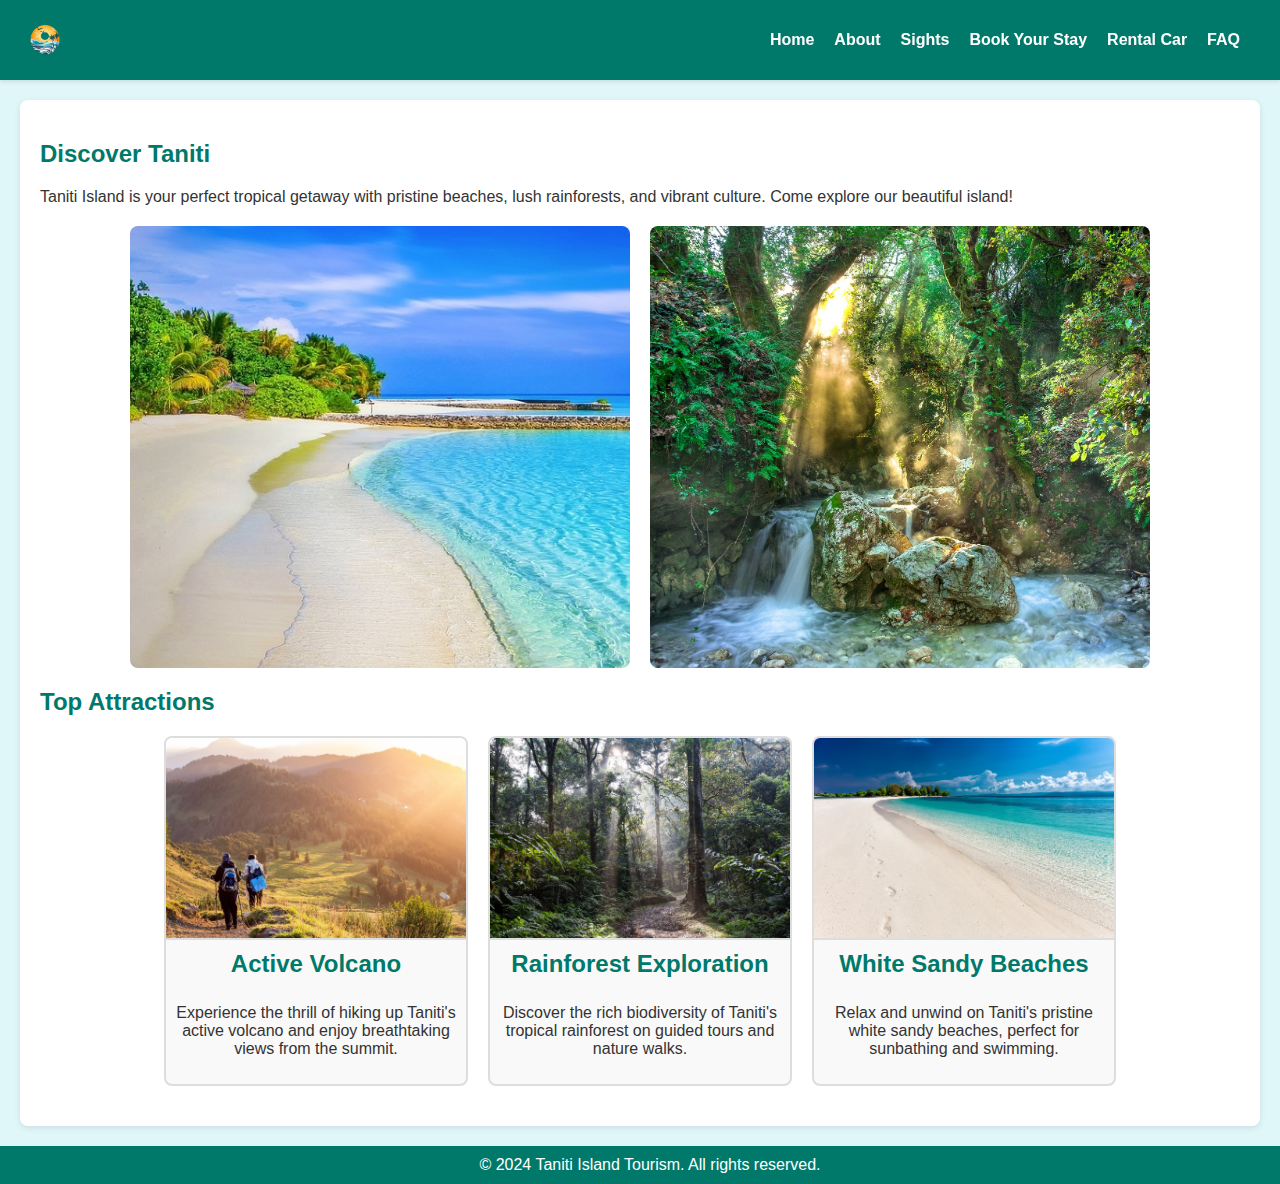
<file: index.html>
<!DOCTYPE html>
<html lang="en">
<head>
    <meta charset="UTF-8">
    <meta name="viewport" content="width=device-width, initial-scale=1.0">
    <title>Welcome to Taniti Island</title>
    <link rel="stylesheet" href="styles.css">
</head>
<body>
    <header>
        <img src="images/logo.png" alt="Logo" class="logo">
        <h1>Welcome to Taniti Island</h1>
        <div class="hamburger" onclick="toggleMenu()">
            &#9776; <!-- Hamburger Icon -->
        </div>
        <nav>
            <ul id="navLinks">
                <li><a href="index.html">Home</a></li>
                <li><a href="about.html">About</a></li>
                <li><a href="sights.html">Sights</a></li>
                <li><a href="bookstay.html">Book Your Stay</a></li>
                <li><a href="rentalcar.html">Rental Car</a></li>
                <li><a href="faq.html">FAQ</a></li>
            </ul>
        </nav>
    </header>
    <main>
        <section>
            <h2>Discover Taniti</h2>
            <p>Taniti Island is your perfect tropical getaway with pristine beaches, lush rainforests, and vibrant culture. Come explore our beautiful island!</p>
            <div class="intro-images">
                <img src="images/taniti-beach.jpg" alt="Beautiful Beach on Taniti" class="intro-image">
                <img src="images/taniti-rainforest.jpg" alt="Lush Rainforest on Taniti" class="intro-image">
            </div>
        </section>
        <section>
            <h2>Top Attractions</h2>
            <div class="attractions-gallery">
                <div class="attraction-box">
                    <img src="images/volcano.jpg" alt="Active Volcano" class="attraction-image">
                    <h3>Active Volcano</h3>
                    <p>Experience the thrill of hiking up Taniti's active volcano and enjoy breathtaking views from the summit.</p>
                </div>
                <div class="attraction-box">
                    <img src="images/rainforest.jpg" alt="Rainforest Exploration" class="attraction-image">
                    <h3>Rainforest Exploration</h3>
                    <p>Discover the rich biodiversity of Taniti's tropical rainforest on guided tours and nature walks.</p>
                </div>
                <div class="attraction-box">
                    <img src="images/sandy-beaches.jpg" alt="White Sandy Beaches" class="attraction-image">
                    <h3>White Sandy Beaches</h3>
                    <p>Relax and unwind on Taniti's pristine white sandy beaches, perfect for sunbathing and swimming.</p>
                </div>
            </div>
        </section>
    </main>
    <footer>
        <p>&copy; 2024 Taniti Island Tourism. All rights reserved.</p>
    </footer>

    <script>
        function toggleMenu() {
            var navLinks = document.getElementById("navLinks");
            navLinks.classList.toggle("show");
        }
    </script>
</body>
</html>
</file>
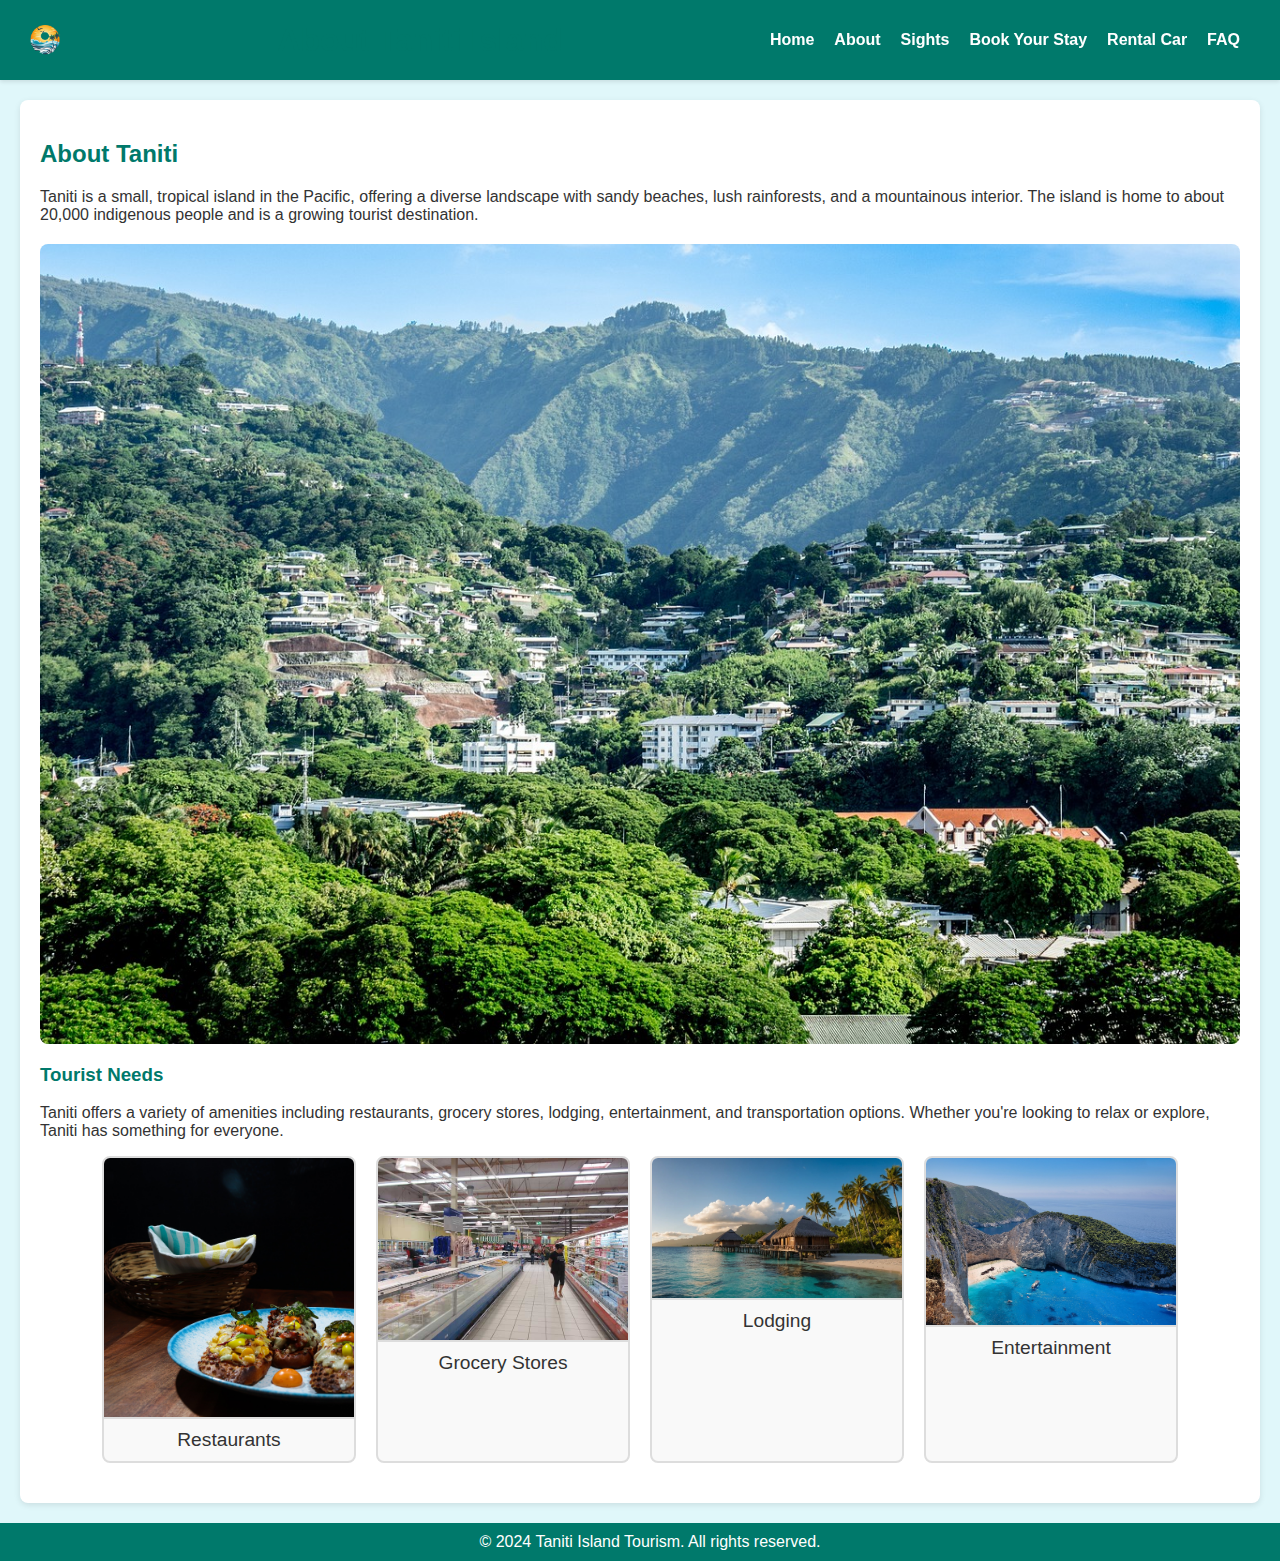
<file: about.html>
<!DOCTYPE html>
<html lang="en">
<head>
    <meta charset="UTF-8">
    <meta name="viewport" content="width=device-width, initial-scale=1.0">
    <title>About Taniti Island</title>
    <link rel="stylesheet" href="styles.css">
</head>
<body>
    <header>
        <img src="images/logo.png" alt="Logo" class="logo">
        <h1>About Taniti Island</h1>
        <div class="hamburger" onclick="toggleMenu()">
            &#9776; <!-- Hamburger Icon -->
        </div>
        <nav>
            <ul id="navLinks">
                <li><a href="index.html">Home</a></li>
                <li><a href="about.html">About</a></li>
                <li><a href="sights.html">Sights</a></li>
                <li><a href="bookstay.html">Book Your Stay</a></li>
                <li><a href="rentalcar.html">Rental Car</a></li>
                <li><a href="faq.html">FAQ</a></li>
            </ul>
        </nav>
    </header>
    <main>
        <section>
            <h2>About Taniti</h2>
            <p>Taniti is a small, tropical island in the Pacific, offering a diverse landscape with sandy beaches, lush rainforests, and a mountainous interior. The island is home to about 20,000 indigenous people and is a growing tourist destination.</p>
            <img src="images/taniti-overview.jpg" alt="Overview of Taniti Island" class="about-image">
        </section>
        <section>
            <h3>Tourist Needs</h3>
            <p>Taniti offers a variety of amenities including restaurants, grocery stores, lodging, entertainment, and transportation options. Whether you're looking to relax or explore, Taniti has something for everyone.</p>
            <div class="amenities-gallery">
                <div class="amenity-box">
                    <img src="images/restaurants.jpg" alt="Restaurants on Taniti" class="amenity-image">
                    <p>Restaurants</p>
                </div>
                <div class="amenity-box">
                    <img src="images/grocery-stores.jpg" alt="Grocery Stores on Taniti" class="amenity-image">
                    <p>Grocery Stores</p>
                </div>
                <div class="amenity-box">
                    <img src="images/lodging.jpg" alt="Lodging on Taniti" class="amenity-image">
                    <p>Lodging</p>
                </div>
                <div class="amenity-box">
                    <img src="images/entertainment.jpg" alt="Entertainment on Taniti" class="amenity-image">
                    <p>Entertainment</p>
                </div>
            </div>
        </section>
    </main>
    <footer>
        <p>&copy; 2024 Taniti Island Tourism. All rights reserved.</p>
    </footer>

    <script>
        function toggleMenu() {
            var navLinks = document.getElementById("navLinks");
            navLinks.classList.toggle("show");
        }
    </script>
</body>
</html>
</file>
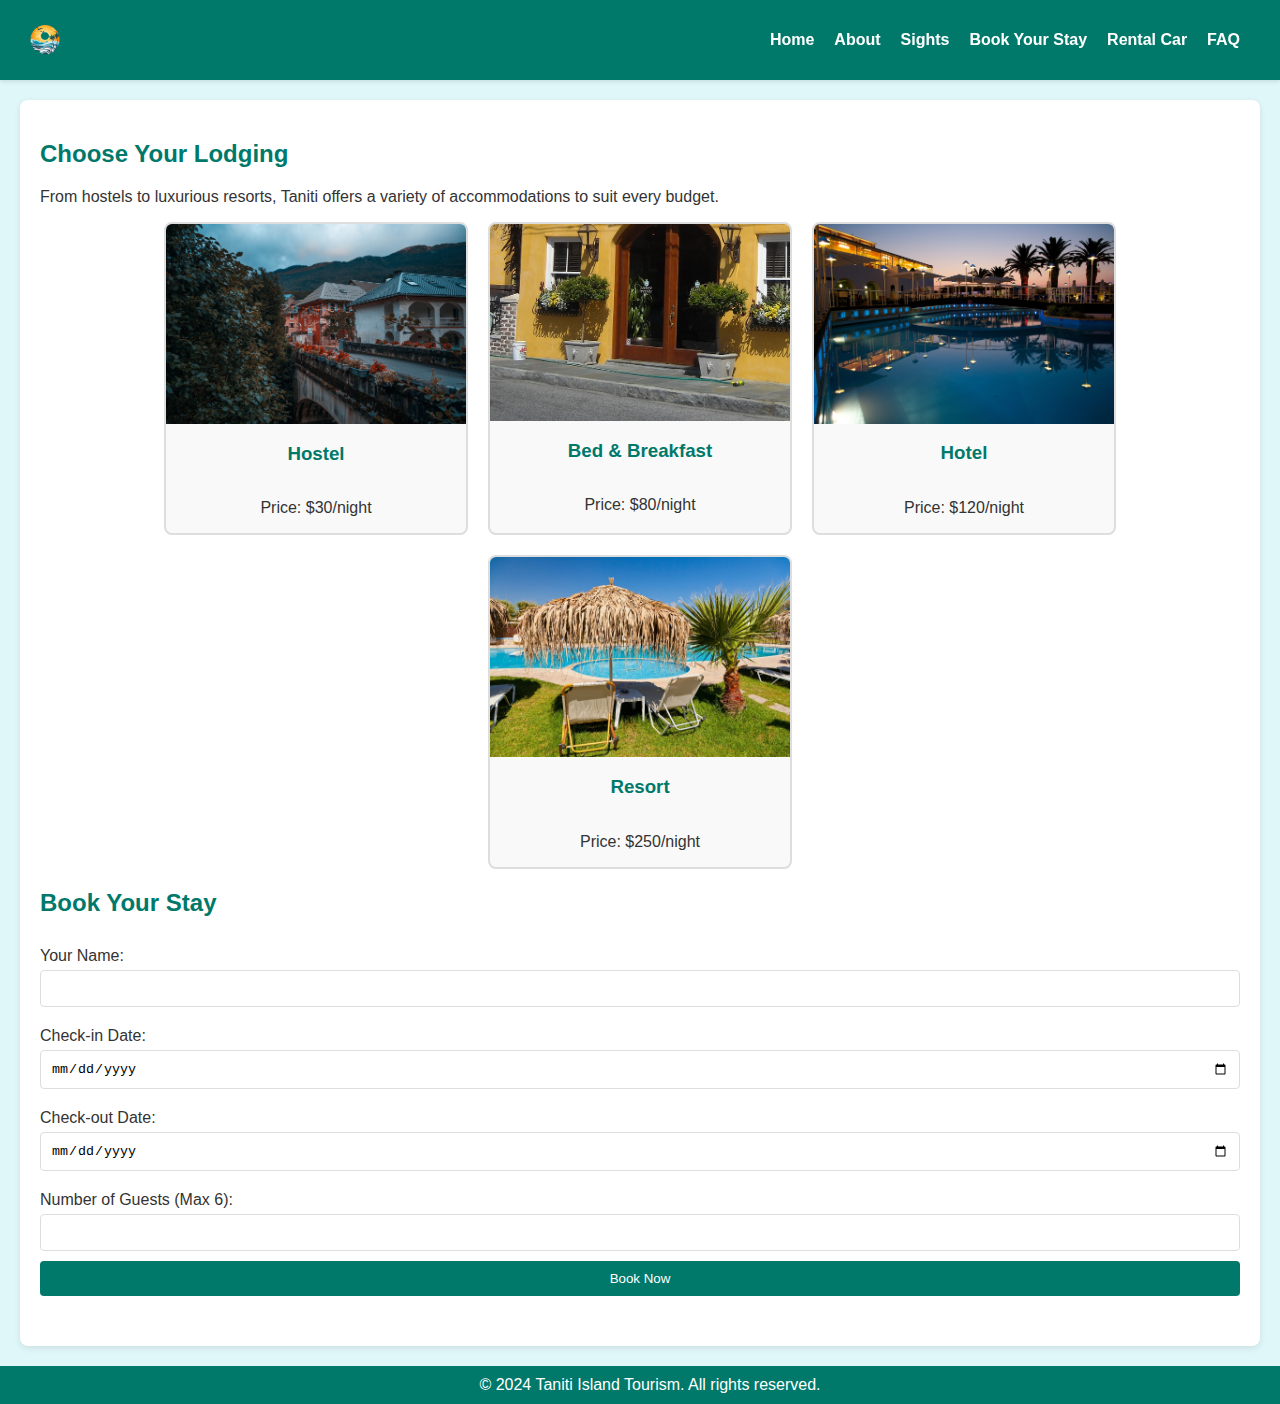
<file: bookstay.html>
<!DOCTYPE html>
<html lang="en">
<head>
    <meta charset="UTF-8">
    <meta name="viewport" content="width=device-width, initial-scale=1.0">
    <title>Book Your Stay - Taniti Island</title>
    <link rel="stylesheet" href="styles.css">
</head>
<body>
    <header>
        <img src="images/logo.png" alt="Logo" class="logo">
        <h1>Book Your Stay on Taniti Island</h1>
        <div class="hamburger" onclick="toggleMenu()">
            &#9776; <!-- Hamburger Icon -->
        </div>
        <nav>
            <ul id="navLinks">
                <li><a href="index.html">Home</a></li>
                <li><a href="about.html">About</a></li>
                <li><a href="sights.html">Sights</a></li>
                <li><a href="bookstay.html">Book Your Stay</a></li>
                <li><a href="rentalcar.html">Rental Car</a></li>
                <li><a href="faq.html">FAQ</a></li>
            </ul>
        </nav>
    </header>
    <main>
        <section>
            <h2>Choose Your Lodging</h2>
            <p>From hostels to luxurious resorts, Taniti offers a variety of accommodations to suit every budget.</p>
            <form id="stayForm">
                <input type="hidden" id="accommodation-type" name="accommodation-type">
                <input type="hidden" id="daily-rate" name="daily-rate">
                <div class="accommodation-gallery">
                    <div class="accommodation-box" onclick="selectAccommodation('Hostel', 30)">
                        <img src="accomodations/images/hostel.jpg" alt="Hostel" class="accommodation-image">
                        <h3>Hostel</h3>
                        <p>Price: $30/night</p>
                    </div>
                    <div class="accommodation-box" onclick="selectAccommodation('Bed & Breakfast', 80)">
                        <img src="accomodations/images/bnb.jpg" alt="Bed & Breakfast" class="accommodation-image">
                        <h3>Bed & Breakfast</h3>
                        <p>Price: $80/night</p>
                    </div>
                    <div class="accommodation-box" onclick="selectAccommodation('Hotel', 120)">
                        <img src="accomodations/images/hotel.jpg" alt="Hotel" class="accommodation-image">
                        <h3>Hotel</h3>
                        <p>Price: $120/night</p>
                    </div>
                    <div class="accommodation-box" onclick="selectAccommodation('Resort', 250)">
                        <img src="accomodations/images/resort.jpg" alt="Resort" class="accommodation-image">
                        <h3>Resort</h3>
                        <p>Price: $250/night</p>
                    </div>
                </div>
                <h2>Book Your Stay</h2>
                <label for="name">Your Name:</label>
                <input type="text" id="name" name="name" required>
                <label for="checkin-date">Check-in Date:</label>
                <input type="date" id="checkin-date" name="checkin-date" required>
                <label for="checkout-date">Check-out Date:</label>
                <input type="date" id="checkout-date" name="checkout-date" required>
                <label for="guests">Number of Guests (Max 6):</label>
                <input type="number" id="guests" name="guests" min="1" max="6" required>
                <input type="submit" value="Book Now">
            </form>
            <div id="stay-confirmation" style="display: none;">
                <h2>Booking Confirmed!</h2>
                <p id="confirmation-details"></p>
            </div>
        </section>
    </main>
    <footer>
        <p>&copy; 2024 Taniti Island Tourism. All rights reserved.</p>
    </footer>

    <script>
        function selectAccommodation(accommodationType, dailyRate) {
            document.getElementById('accommodation-type').value = accommodationType;
            document.getElementById('daily-rate').value = dailyRate;
            alert(`You selected: ${accommodationType} at $${dailyRate} per night`);
        }

        function setMinDate() {
            const today = new Date().toISOString().split('T')[0];
            document.getElementById('checkin-date').setAttribute('min', today);
        }

        function toggleMenu() {
            var navLinks = document.getElementById("navLinks");
            navLinks.classList.toggle("show");
        }

        document.getElementById('stayForm').addEventListener('submit', function(event) {
            event.preventDefault();

            const name = document.getElementById('name').value;
            const accommodationType = document.getElementById('accommodation-type').value;
            const checkinDate = document.getElementById('checkin-date').value;
            const checkoutDate = document.getElementById('checkout-date').value;
            const guests = document.getElementById('guests').value;
            const dailyRate = parseFloat(document.getElementById('daily-rate').value);

            if (!accommodationType) {
                alert('Please select an accommodation type before booking.');
                return;
            }

            // Check if check-out date is after check-in date
            if (new Date(checkoutDate) <= new Date(checkinDate)) {
                alert('Check-out date must be after the check-in date.');
                return;
            }

            // Calculate number of nights and total amount
            const checkin = new Date(checkinDate);
            const checkout = new Date(checkoutDate);
            const numberOfNights = (checkout - checkin) / (1000 * 60 * 60 * 24);
            const totalAmount = numberOfNights * dailyRate;

            const confirmationDiv = document.getElementById('stay-confirmation');
            const confirmationDetails = document.getElementById('confirmation-details');

            confirmationDetails.innerHTML = `Thank you, ${name}! You have successfully booked a stay in a ${accommodationType} from ${checkinDate} to ${checkoutDate} for ${guests} guests. <br> Nightly Rate: $${dailyRate} <br> Total Amount before taxes and fees: $${totalAmount.toFixed(2)}`;

            confirmationDiv.style.display = 'block';
        });

        // Set minimum date on page load
        window.onload = setMinDate;
    </script>
</body>
</html>
</file>
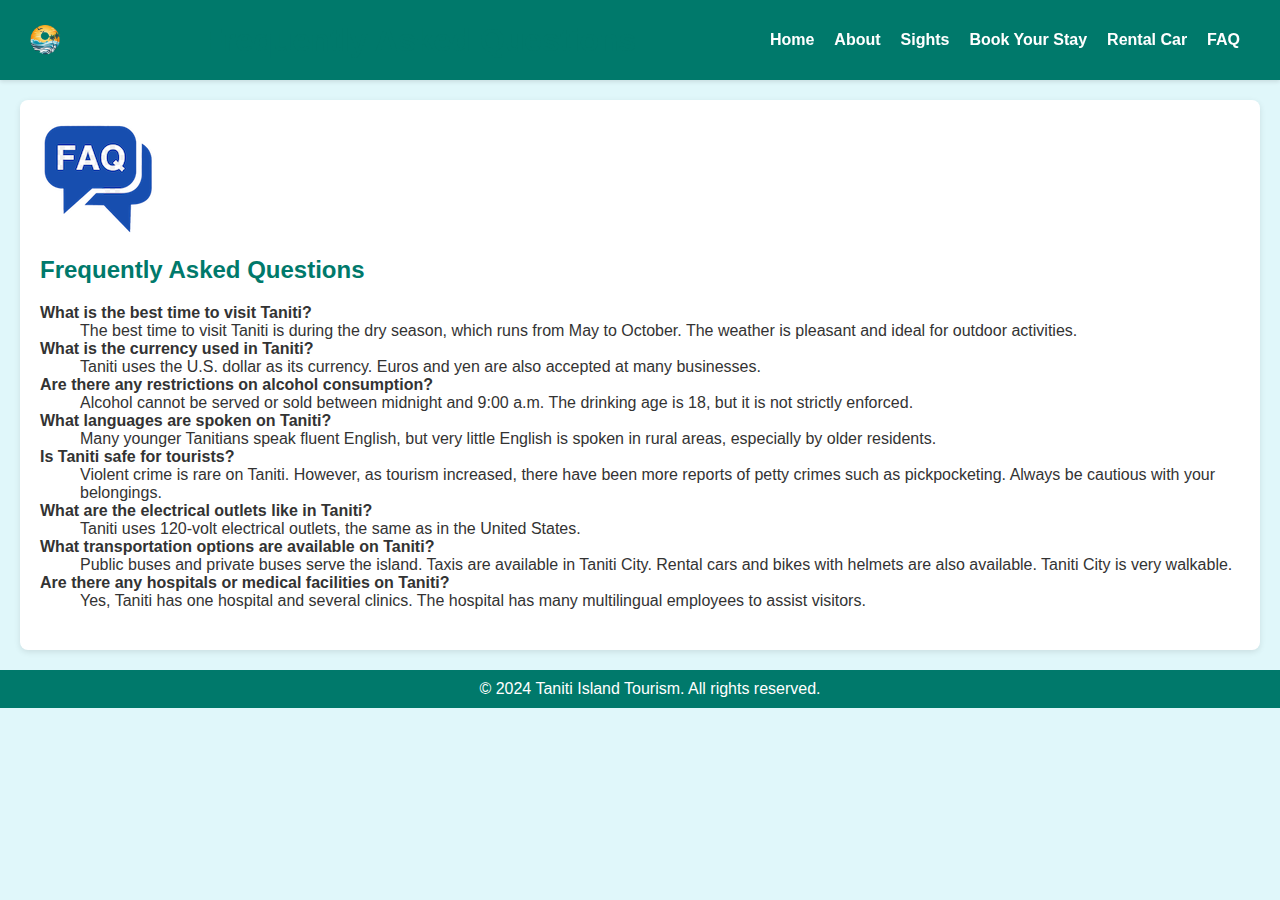
<file: faq.html>
<!DOCTYPE html>
<html lang="en">
<head>
    <meta charset="UTF-8">
    <meta name="viewport" content="width=device-width, initial-scale=1.0">
    <title>FAQ - Taniti Island</title>
    <link rel="stylesheet" href="styles.css">
</head>
<body>
    <header>
        <img src="images/logo.png" alt="Logo" class="logo">
        <h1>Frequently Asked Questions</h1>
        <div class="hamburger" onclick="toggleMenu()">
            &#9776; <!-- Hamburger Icon -->
        </div>
        <nav>
            <ul id="navLinks">
                <li><a href="index.html">Home</a></li>
                <li><a href="about.html">About</a></li>
                <li><a href="sights.html">Sights</a></li>
                <li><a href="bookstay.html">Book Your Stay</a></li>
                <li><a href="rentalcar.html">Rental Car</a></li>
                <li><a href="faq.html">FAQ</a></li>
            </ul>
        </nav>
    </header>
    <main>
        <section>
            <img src="images/faq.png" alt="FAQ" class="featured-image">
            <h2>Frequently Asked Questions</h2>
            <dl>
                <dt><strong>What is the best time to visit Taniti?</strong></dt>
                <dd>The best time to visit Taniti is during the dry season, which runs from May to October. The weather is pleasant and ideal for outdoor activities.</dd>
                
                <dt><strong>What is the currency used in Taniti?</strong></dt>
                <dd>Taniti uses the U.S. dollar as its currency. Euros and yen are also accepted at many businesses.</dd>
                
                <dt><strong>Are there any restrictions on alcohol consumption?</strong></dt>
                <dd>Alcohol cannot be served or sold between midnight and 9:00 a.m. The drinking age is 18, but it is not strictly enforced.</dd>
                
                <dt><strong>What languages are spoken on Taniti?</strong></dt>
                <dd>Many younger Tanitians speak fluent English, but very little English is spoken in rural areas, especially by older residents.</dd>
                
                <dt><strong>Is Taniti safe for tourists?</strong></dt>
                <dd>Violent crime is rare on Taniti. However, as tourism increased, there have been more reports of petty crimes such as pickpocketing. Always be cautious with your belongings.</dd>
                
                <dt><strong>What are the electrical outlets like in Taniti?</strong></dt>
                <dd>Taniti uses 120-volt electrical outlets, the same as in the United States.</dd>
                
                <dt><strong>What transportation options are available on Taniti?</strong></dt>
                <dd>Public buses and private buses serve the island. Taxis are available in Taniti City. Rental cars and bikes with helmets are also available. Taniti City is very walkable.</dd>
                
                <dt><strong>Are there any hospitals or medical facilities on Taniti?</strong></dt>
                <dd>Yes, Taniti has one hospital and several clinics. The hospital has many multilingual employees to assist visitors.</dd>
            </dl>
        </section>
    </main>
    <footer>
        <p>&copy; 2024 Taniti Island Tourism. All rights reserved.</p>
    </footer>

    <script>
        function toggleMenu() {
            var navLinks = document.getElementById("navLinks");
            navLinks.classList.toggle("show");
        }
    </script>
</body>
</html>
</file>
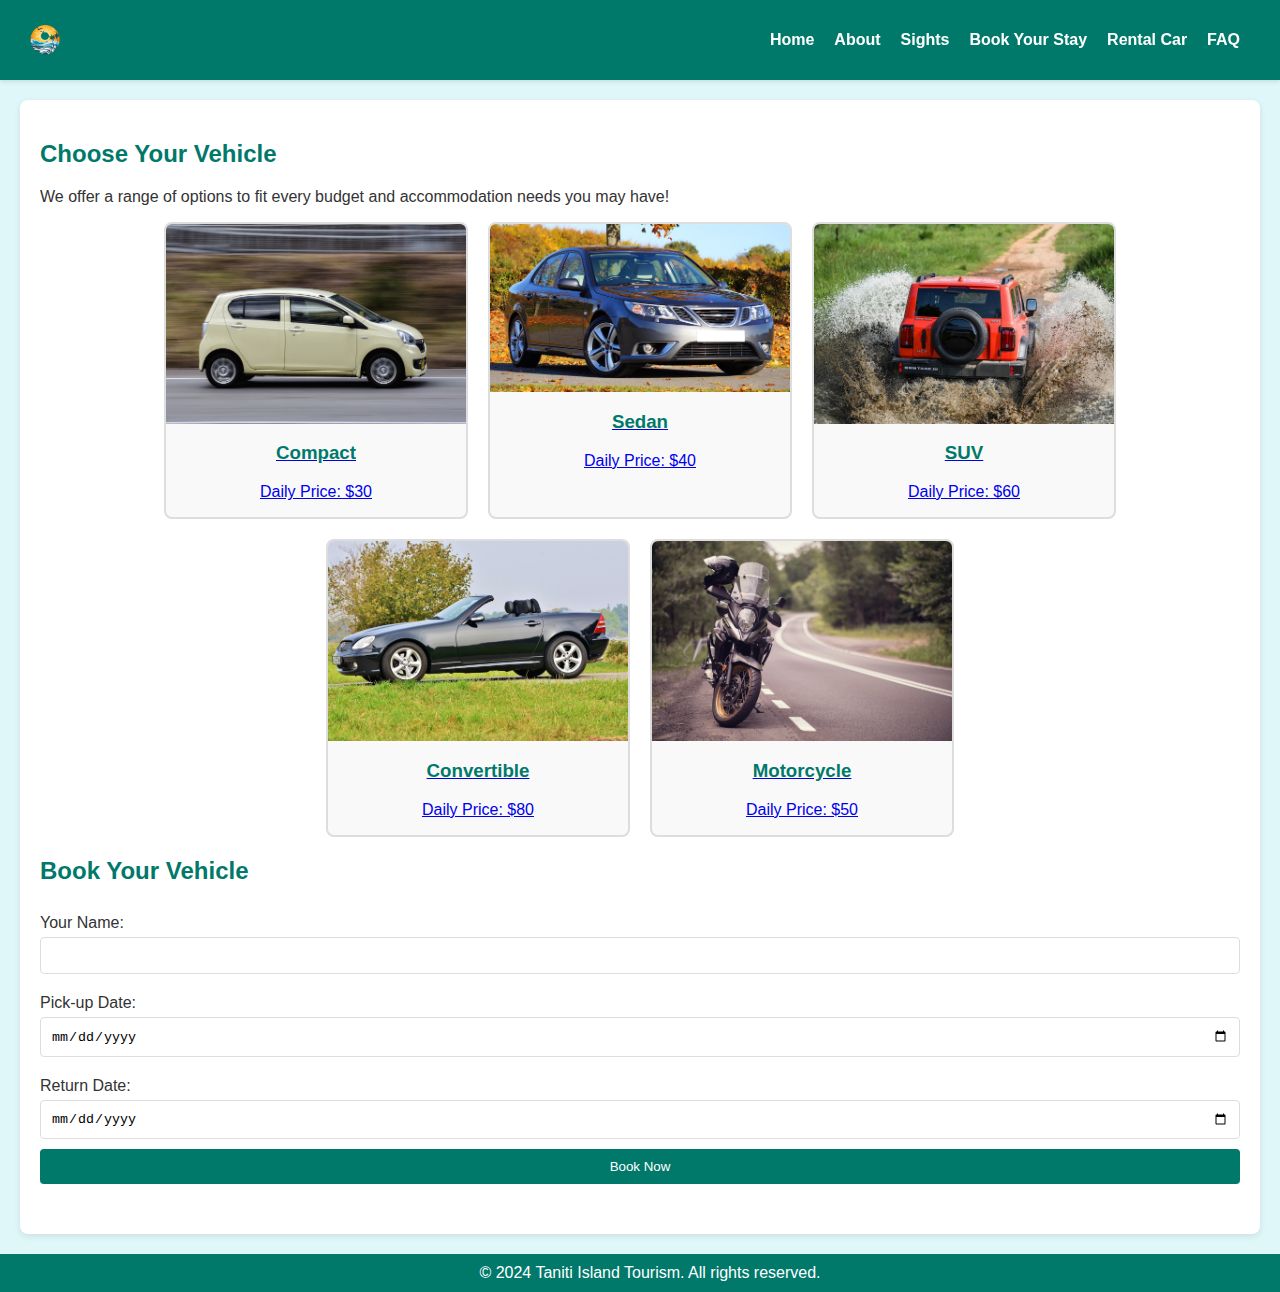
<file: rentalcar.html>
<!DOCTYPE html>
<html lang="en">
<head>
    <meta charset="UTF-8">
    <meta name="viewport" content="width=device-width, initial-scale=1.0">
    <title>Rental Car - Taniti Island</title>
    <link rel="stylesheet" href="styles.css">
</head>
<body>
    <header>
        <img src="images/logo.png" alt="Logo" class="logo">
        <h1>Rent a Vehicle on Taniti Island</h1>
        <div class="hamburger" onclick="toggleMenu()">
            &#9776; <!-- Hamburger Icon -->
        </div>
        <nav>
            <ul id="navLinks">
                <li><a href="index.html">Home</a></li>
                <li><a href="about.html">About</a></li>
                <li><a href="sights.html">Sights</a></li>
                <li><a href="bookstay.html">Book Your Stay</a></li>
                <li><a href="rentalcar.html">Rental Car</a></li>
                <li><a href="faq.html">FAQ</a></li>
            </ul>
        </nav>
    </header>
    <main>
        <section>
            <h2>Choose Your Vehicle</h2>
            <p>We offer a range of options to fit every budget and accommodation needs you may have!</p>
            <div class="car-gallery">
                <div class="car-box">
                    <a href="#" onclick="selectVehicle('Compact', 30)">
                        <img src="vehicles/images/compact.jpg" alt="Compact Car" class="car-image">
                        <h3>Compact</h3>
                        <p>Daily Price: $30</p>
                    </a>
                </div>
                <div class="car-box">
                    <a href="#" onclick="selectVehicle('Sedan', 40)">
                        <img src="vehicles/images/sedan.jpg" alt="Sedan" class="car-image">
                        <h3>Sedan</h3>
                        <p>Daily Price: $40</p>
                    </a>
                </div>
                <div class="car-box">
                    <a href="#" onclick="selectVehicle('SUV', 60)">
                        <img src="vehicles/images/suv.jpg" alt="SUV" class="car-image">
                        <h3>SUV</h3>
                        <p>Daily Price: $60</p>
                    </a>
                </div>
                <div class="car-box">
                    <a href="#" onclick="selectVehicle('Convertible', 80)">
                        <img src="vehicles/images/convertible.jpg" alt="Convertible" class="car-image">
                        <h3>Convertible</h3>
                        <p>Daily Price: $80</p>
                    </a>
                </div>
                <div class="car-box">
                    <a href="#" onclick="selectVehicle('Motorcycle', 50)">
                        <img src="vehicles/images/motorcycle.jpg" alt="Motorcycle" class="car-image">
                        <h3>Motorcycle</h3>
                        <p>Daily Price: $50</p>
                    </a>
                </div>
            </div>
        </section>

        <section>
            <h2>Book Your Vehicle</h2>
            <form id="rentalForm">
                <input type="hidden" id="car-type" name="car-type">
                <input type="hidden" id="daily-rate" name="daily-rate">
                <label for="name">Your Name:</label>
                <input type="text" id="name" name="name" required>
                
                <label for="pickup-date">Pick-up Date:</label>
                <input type="date" id="pickup-date" name="pickup-date" required>

                <label for="return-date">Return Date:</label>
                <input type="date" id="return-date" name="return-date" required>
                
                <input type="submit" value="Book Now">
            </form>
            <div id="rental-confirmation" style="display: none;">
                <h2>Booking Confirmed!</h2>
                <p id="confirmation-details"></p>
            </div>
        </section>
    </main>
    <footer>
        <p>&copy; 2024 Taniti Island Tourism. All rights reserved.</p>
    </footer>

    <script>
        function selectVehicle(vehicleType, dailyRate) {
            document.getElementById('car-type').value = vehicleType;
            document.getElementById('daily-rate').value = dailyRate;
            alert(`You selected: ${vehicleType} at $${dailyRate} per day`);
        }

        function setMinDate() {
            const today = new Date().toISOString().split('T')[0];
            document.getElementById('pickup-date').setAttribute('min', today);
        }

        document.getElementById('rentalForm').addEventListener('submit', function(event) {
            event.preventDefault();

            const name = document.getElementById('name').value;
            const carType = document.getElementById('car-type').value;
            const pickupDate = document.getElementById('pickup-date').value;
            const returnDate = document.getElementById('return-date').value;
            const dailyRate = parseFloat(document.getElementById('daily-rate').value);

            if (!carType) {
                alert('Please select a vehicle type before booking.');
                return;
            }

            // Check if return date is after pickup date
            if (new Date(returnDate) <= new Date(pickupDate)) {
                alert('Return date must be after the pick-up date.');
                return;
            }

            // Calculate number of days and total amount
            const pickup = new Date(pickupDate);
            const returnDateParsed = new Date(returnDate);
            const numberOfDays = (returnDateParsed - pickup) / (1000 * 60 * 60 * 24);
            const totalAmount = numberOfDays * dailyRate;

            const confirmationDiv = document.getElementById('rental-confirmation');
            const confirmationDetails = document.getElementById('confirmation-details');

            confirmationDetails.innerHTML = `Thank you, ${name}! You have successfully booked a ${carType} from ${pickupDate} to ${returnDate}. <br> Daily Rate: $${dailyRate} <br> Total Amount before taxes and fees: $${totalAmount.toFixed(2)}`;

            confirmationDiv.style.display = 'block';
        });

        // Set minimum date on page load
        window.onload = setMinDate;

        function toggleMenu() {
            var navLinks = document.getElementById("navLinks");
            navLinks.classList.toggle("show");
        }
    </script>
</body>
</html>
</file>
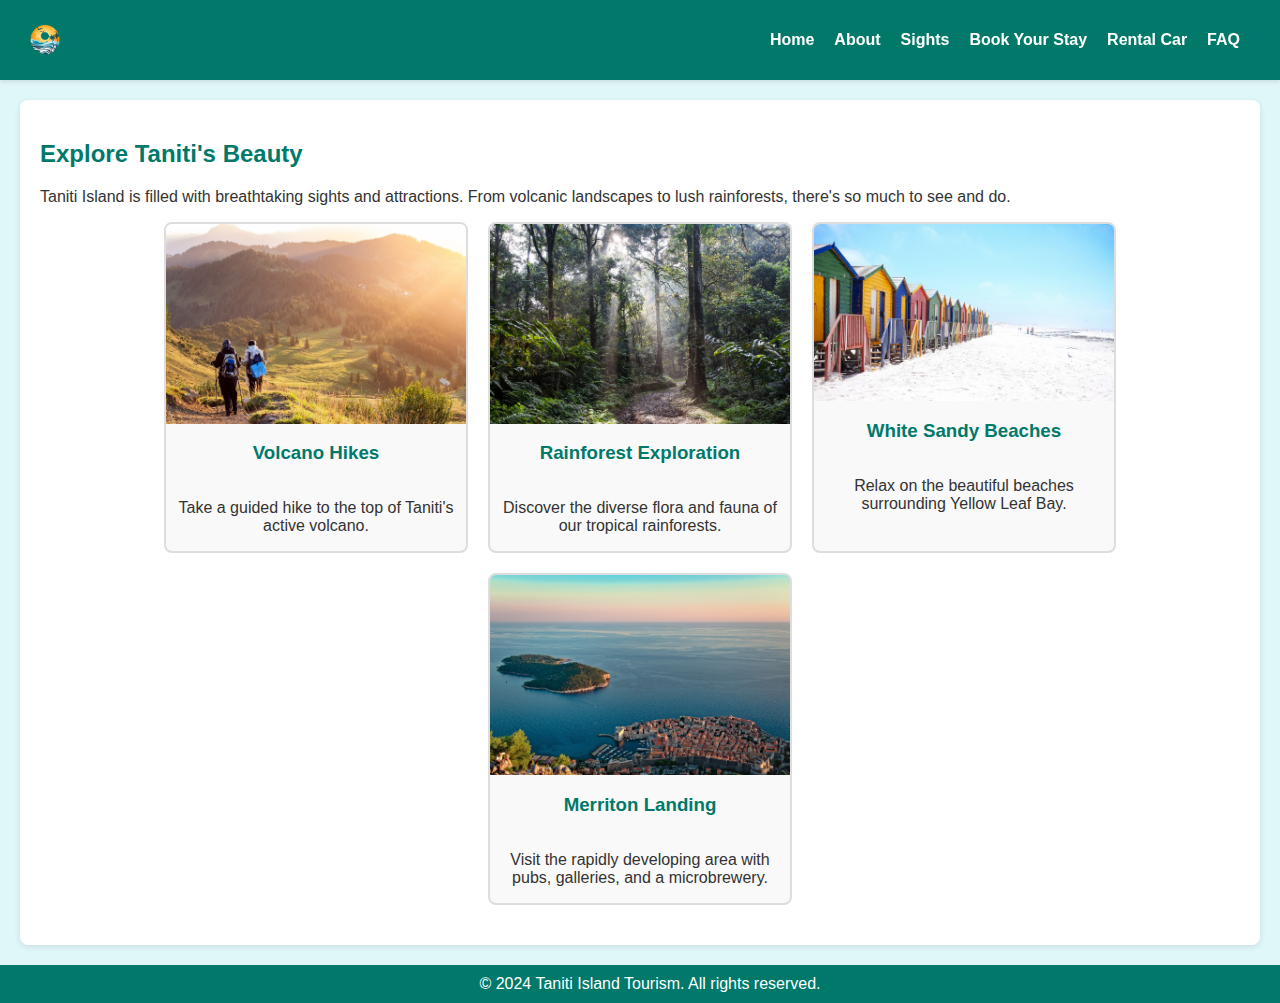
<file: sights.html>
<!DOCTYPE html>
<html lang="en">
<head>
    <meta charset="UTF-8">
    <meta name="viewport" content="width=device-width, initial-scale=1.0">
    <title>Top Sights - Taniti Island</title>
    <link rel="stylesheet" href="styles.css">
</head>
<body>
    <header>
        <img src="images/logo.png" alt="Logo" class="logo">
        <h1>Top Sights on Taniti Island</h1>
        <div class="hamburger" onclick="toggleMenu()">
            &#9776; <!-- Hamburger Icon -->
        </div>
        <nav>
            <ul id="navLinks">
                <li><a href="index.html">Home</a></li>
                <li><a href="about.html">About</a></li>
                <li><a href="sights.html">Sights</a></li>
                <li><a href="bookstay.html">Book Your Stay</a></li>
                <li><a href="rentalcar.html">Rental Car</a></li>
                <li><a href="faq.html">FAQ</a></li>
            </ul>
        </nav>
    </header>
    <main>
        <section>
            <h2>Explore Taniti's Beauty</h2>
            <p>Taniti Island is filled with breathtaking sights and attractions. From volcanic landscapes to lush rainforests, there's so much to see and do.</p>
            <div class="sight-gallery">
                <div class="sight-box">
                    <img src="images/volcano.jpg" alt="Volcano Hike" class="sight-image">
                    <h3>Volcano Hikes</h3>
                    <p>Take a guided hike to the top of Taniti's active volcano.</p>
                </div>
                <div class="sight-box">
                    <img src="images/rainforest.jpg" alt="Rainforest Exploration" class="sight-image">
                    <h3>Rainforest Exploration</h3>
                    <p>Discover the diverse flora and fauna of our tropical rainforests.</p>
                </div>
                <div class="sight-box">
                    <img src="images/beach.jpg" alt="White Sandy Beaches" class="sight-image">
                    <h3>White Sandy Beaches</h3>
                    <p>Relax on the beautiful beaches surrounding Yellow Leaf Bay.</p>
                </div>
                <div class="sight-box">
                    <img src="images/merriton.jpg" alt="Merriton Landing" class="sight-image">
                    <h3>Merriton Landing</h3>
                    <p>Visit the rapidly developing area with pubs, galleries, and a microbrewery.</p>
                </div>
            </div>
        </section>
    </main>
    <footer>
        <p>&copy; 2024 Taniti Island Tourism. All rights reserved.</p>
    </footer>
    <script>
        function toggleMenu() {
            var navLinks = document.getElementById("navLinks");
            navLinks.classList.toggle("show");
        }
    </script>
</body>
</html>
</file>
<file: styles.css>
/* General Styles */
body {
    font-family: 'Arial', sans-serif;
    margin: 0;
    padding: 0;
    background-color: #e0f7fa; /* Light blue background */
    color: #333; /* Dark text color */
}

header {
    background-color: #00796b; /* Teal color */
    color: white;
    padding: 15px 20px; /* Adjust padding to fit the logo */
    box-shadow: 0 2px 4px rgba(0, 0, 0, 0.1);
    position: fixed; /* Fix the header */
    width: 100%;
    top: 0;
    left: 0;
    z-index: 1000; /* Ensure header stays above other content */
    display: flex;
    align-items: center; /* Align items vertically in the header */
    justify-content: space-between; /* Space between logo and other elements */
    box-sizing: border-box; /* Include padding in width */
}

/* Logo Style */
.logo {
    height: 50px; /* Adjust height as needed */
    width: auto; /* Maintain aspect ratio */
    display: block; /* Ensure the logo does not have extra space around it */
}

/* Header Title */
header h1 {
    margin: 0;
    font-size: 2em;
    flex: 1; /* Allow the title to take up space between logo and nav */
    text-align: center; /* Center align the title */
}

/* Navigation Styles */
nav {
    display: flex;
    align-items: center; /* Center vertically */
}

nav ul {
    list-style-type: none;
    margin: 0;
    padding: 0;
    display: flex;
    justify-content: center; /* Center align the nav items */
    flex-direction: row;
    flex: 1; /* Allow the nav items to take available space */
}

nav ul li {
    margin-right: 20px;
    position: relative; /* For positioning the hover effect */
}

nav ul li a {
    color: white;
    text-decoration: none; /* Remove underline */
    font-weight: bold;
    transition: transform 0.3s ease; /* Smooth transition for scaling */
    display: inline-block; /* Allow scaling effect */
}

nav ul li a:hover {
    transform: scale(1.2); /* Increase size by 20% */
}

/* Hamburger Menu Styles */
.hamburger {
    display: none; /* Hidden by default on larger screens */
    flex-direction: column;
    cursor: pointer;
    padding: 0px; /* Adjust padding for better touch */
    z-index: 1010; /* Ensure it stays above other content */
}

.hamburger .bar {
    width: 30px; /* Adjust width for better visibility */
    height: 3px; /* Adjust height for better visibility */
    background-color: white;
    margin: 10px 0; /* Adjust margin for better spacing */
    transition: 0.4s;
}

/* Main Content */
main {
    max-width: 1200px;
    margin: 100px auto 20px; /* Add top margin to avoid overlap with fixed header */
    padding: 20px;
    background-color: white;
    border-radius: 8px;
    box-shadow: 0 2px 6px rgba(0, 0, 0, 0.1);
}

h1, h2, h3 {
    color: #00796b;
}

section {
    margin-bottom: 20px;
}

/* Responsive Image Styles */
img {
    max-width: 100%;
    height: auto;
    display: block; /* Ensures no extra space below images */
}

/* Form Styles */
form {
    display: flex;
    flex-direction: column;
}

form label {
    margin: 10px 0 5px;
}

form input, form select, form textarea {
    padding: 10px;
    border: 1px solid #ddd;
    border-radius: 4px;
    margin-bottom: 10px;
}

form input[type="submit"] {
    background-color: #00796b;
    color: white;
    border: none;
    cursor: pointer;
    padding: 10px;
    border-radius: 4px;
}

form input[type="submit"]:hover {
    background-color: #004d40;
}

/* Footer Styles */
footer {
    background-color: #00796b;
    color: white;
    text-align: center;
    padding: 10px;
    position: relative;
    width: 100%;
}

footer p {
    margin: 0;
}

/* Galleries */
.sight-gallery, .car-gallery, .accommodation-gallery, .amenities-gallery, .attractions-gallery {
    display: flex;
    flex-wrap: wrap;
    gap: 20px;
    justify-content: center;
}

.sight-box, .car-box, .accommodation-box, .amenity-box, .attraction-box {
    border: 2px solid #ddd;
    border-radius: 8px;
    overflow: hidden;
    background-color: #f9f9f9;
    display: flex;
    flex-direction: column;
    align-items: center;
    text-align: center;
    width: 100%;
    max-width: 300px; /* Adjust as needed */
    transition: transform 0.3s ease, box-shadow 0.3s ease; /* Smooth transition */
}

.sight-image, .car-image, .accommodation-image, .amenity-image, .attraction-image {
    width: 100%;
    height: auto;
}

/* Hover Effects */
.accommodation-box:hover, .car-box:hover {
    transform: scale(1.05); /* Scale up to 105% of the original size */
    box-shadow: 0 4px 8px rgba(0, 0, 0, 0.2); /* Optional: Add shadow to enhance the effect */
}

/* Responsive Design */
@media (max-width: 768px) {
    header {
        flex-direction: column; /* Stack items vertically on small screens */
        align-items: flex-start; /* Align items to the start for better alignment */
    }

    nav ul {
        flex-direction: column; /* Stack nav items vertically */
        display: none; /* Hide menu by default */
        width: 100%;
        background-color: #00796b;
        position: absolute;
        top: 60px; /* Adjust as needed based on header height */
        left: 0;
        text-align: center;
        z-index: 1000; /* Ensure it stays above other content */
    }

    nav ul.show {
        display: flex; /* Show menu when 'show' class is added */
    }

    nav ul li {
        margin: 10px 0; /* Space between stacked nav items */
        display: block;
        margin-right: 0; /* Remove right margin for mobile */
    }

    header h1 {
        font-size: 1.5em;
        flex: none; /* Disable flex-grow on small screens */
        text-align: left; /* Align the title to the left */
    }

    main {
        padding: 15px;
        margin: 160px 10px 10px; /* Adjust margin to avoid overlap with fixed header */
    }

    footer {
        font-size: 0.9em;
    }

    .sight-box, .car-box, .accommodation-box, .amenity-box, .attraction-box {
        max-width: 100%;
    }

    /* Hamburger Menu Styles */
    .hamburger {
        display: flex; /* Show hamburger button on mobile */
        justify-content: center;
        align-items: center;
    }
}

/* About Page Styles */
.about-image {
    width: 100%;
    height: auto;
    border-radius: 8px;
    margin: 20px 0;
}

.amenities-gallery {
    display: flex;
    flex-wrap: wrap;
    gap: 20px;
    justify-content: center;
}

.amenity-box {
    border: 2px solid #ddd;
    border-radius: 8px;
    overflow: hidden;
    background-color: #f9f9f9;
    text-align: center;
    width: 100%;
    max-width: 250px; /* Adjust as needed */
}

.amenity-image {
    width: 100%;
    height: auto;
    border-bottom: 2px solid #ddd;
}

.amenity-box p {
    margin: 10px 0;
    font-size: 1.2em;
}

/* Intro Section Images */
.intro-images {
    display: flex;
    flex-wrap: wrap; /* Ensure images wrap on smaller screens */
    gap: 20px;
    justify-content: center;
    margin: 20px 0;
}

.intro-image {
    width: 100%;
    max-width: 500px;
    height: auto;
    border-radius: 8px;
    object-fit: cover; /* Ensure images cover the container area without distortion */
}

/* Attractions Section */
.attractions-gallery {
    display: flex;
    flex-wrap: wrap;
    gap: 20px;
    justify-content: center;
}

.attraction-box {
    border: 2px solid #ddd;
    border-radius: 8px;
    overflow: hidden;
    background-color: #f9f9f9;
    text-align: center;
    width: 100%;
    max-width: 300px; /* Adjust as needed */
}

.attraction-image {
    width: 100%;
    height: auto;
    border-bottom: 2px solid #ddd;
    object-fit: cover; /* Ensure images cover the container area without distortion */
}

.attraction-box h3 {
    margin: 10px 0;
    font-size: 1.5em;
}

.attraction-box p {
    padding: 0 10px 10px;
}
</file>
